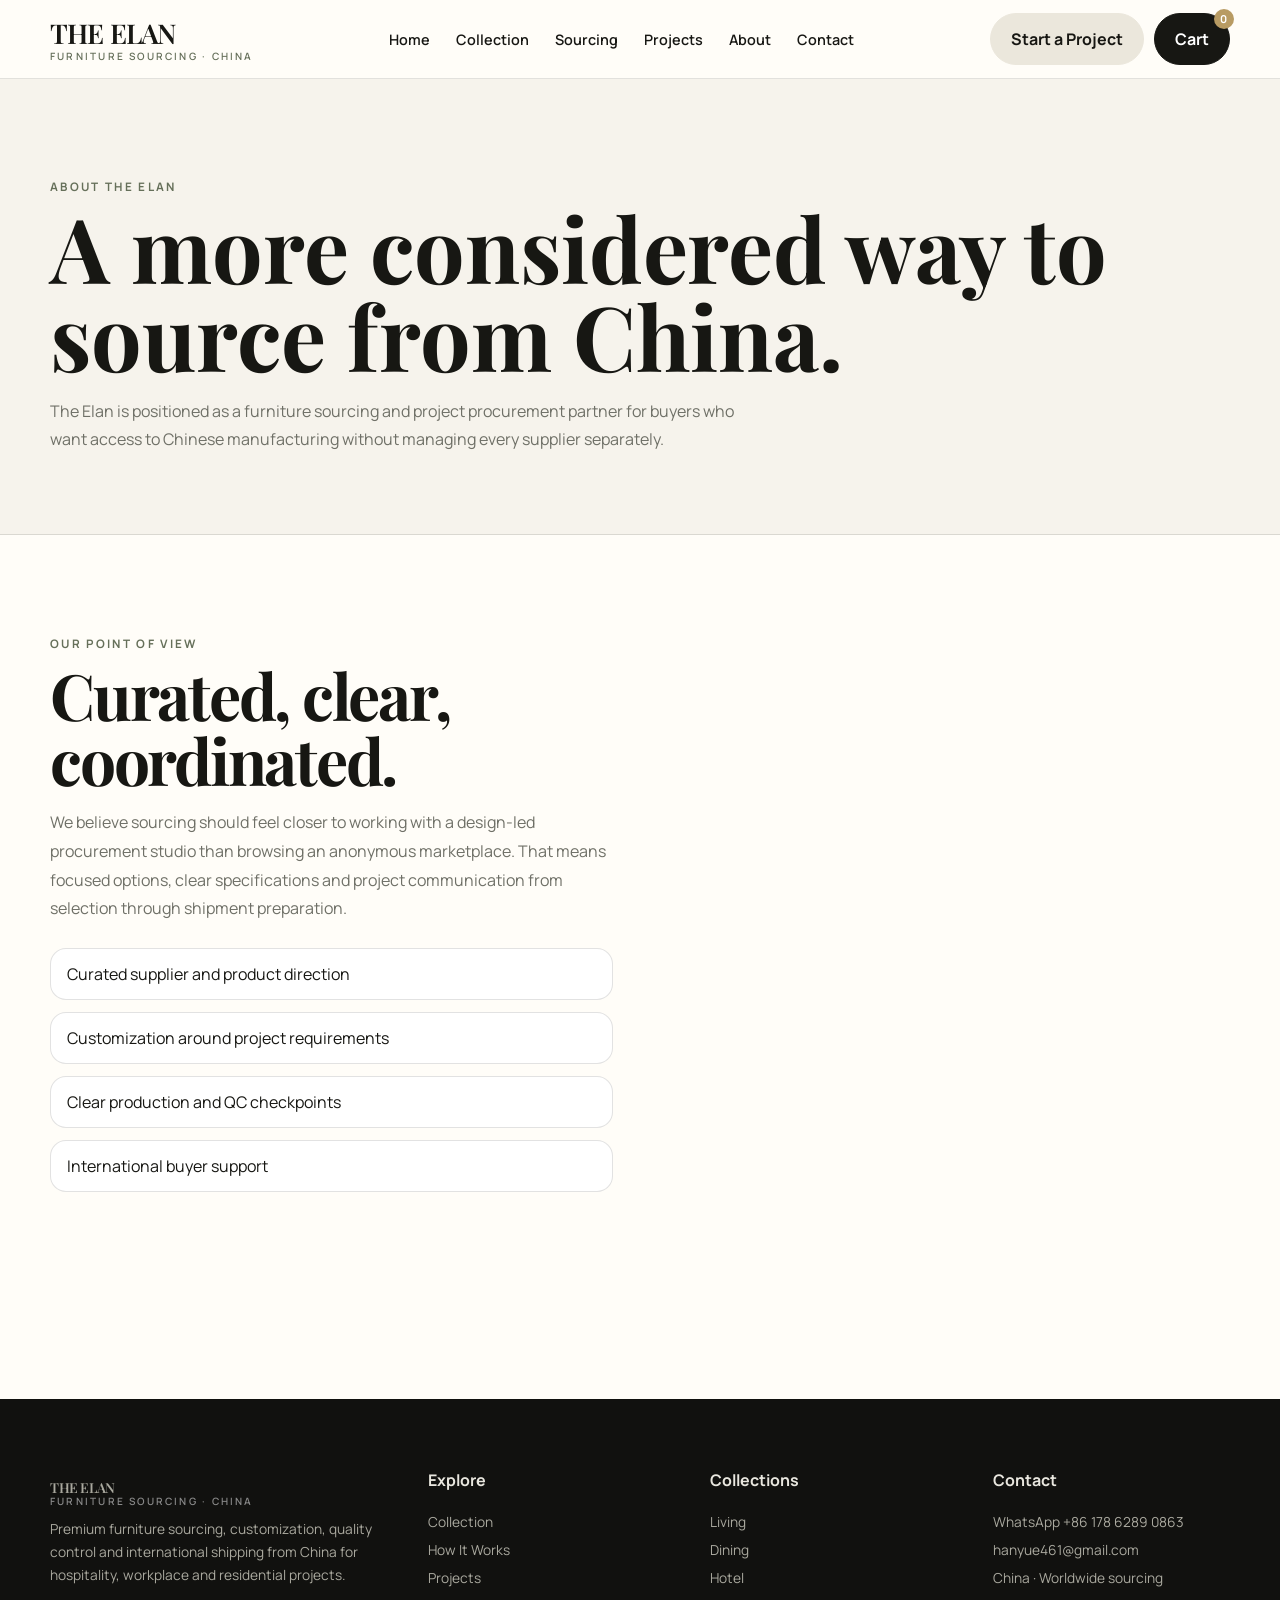
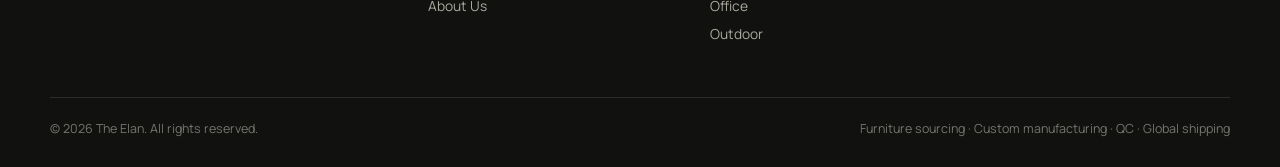
<file: about.html>
<!doctype html><html lang="en"><head><meta charset="utf-8"><meta name="viewport" content="width=device-width,initial-scale=1"><title>About | The Elan</title><link rel="stylesheet" href="styles.css"></head><body><div id="siteNav"></div><main><section class="page-hero"><div class="container"><div class="eyebrow">About The Elan</div><h1>A more considered way to source from China.</h1><p>The Elan is positioned as a furniture sourcing and project procurement partner for buyers who want access to Chinese manufacturing without managing every supplier separately.</p></div></section><section class="section"><div class="container split"><div class="reveal"><div class="eyebrow">Our point of view</div><h2 class="display" style="font-size:clamp(2.8rem,5vw,5rem)">Curated, clear, coordinated.</h2><p style="color:var(--muted);line-height:1.8">We believe sourcing should feel closer to working with a design-led procurement studio than browsing an anonymous marketplace. That means focused options, clear specifications and project communication from selection through shipment preparation.</p><div class="checklist"><div class="check">Curated supplier and product direction</div><div class="check">Customization around project requirements</div><div class="check">Clear production and QC checkpoints</div><div class="check">International buyer support</div></div></div><div class="split-media reveal" style="background-image:url('https://images.unsplash.com/photo-1616486338812-3dadae4b4ace?auto=format&fit=crop&w=1200&q=85')"></div></div></section></main><div id="siteFooter"></div><script src="products.js"></script><script src="nav-footer.js"></script><script src="app.js"></script></body></html>
</file>
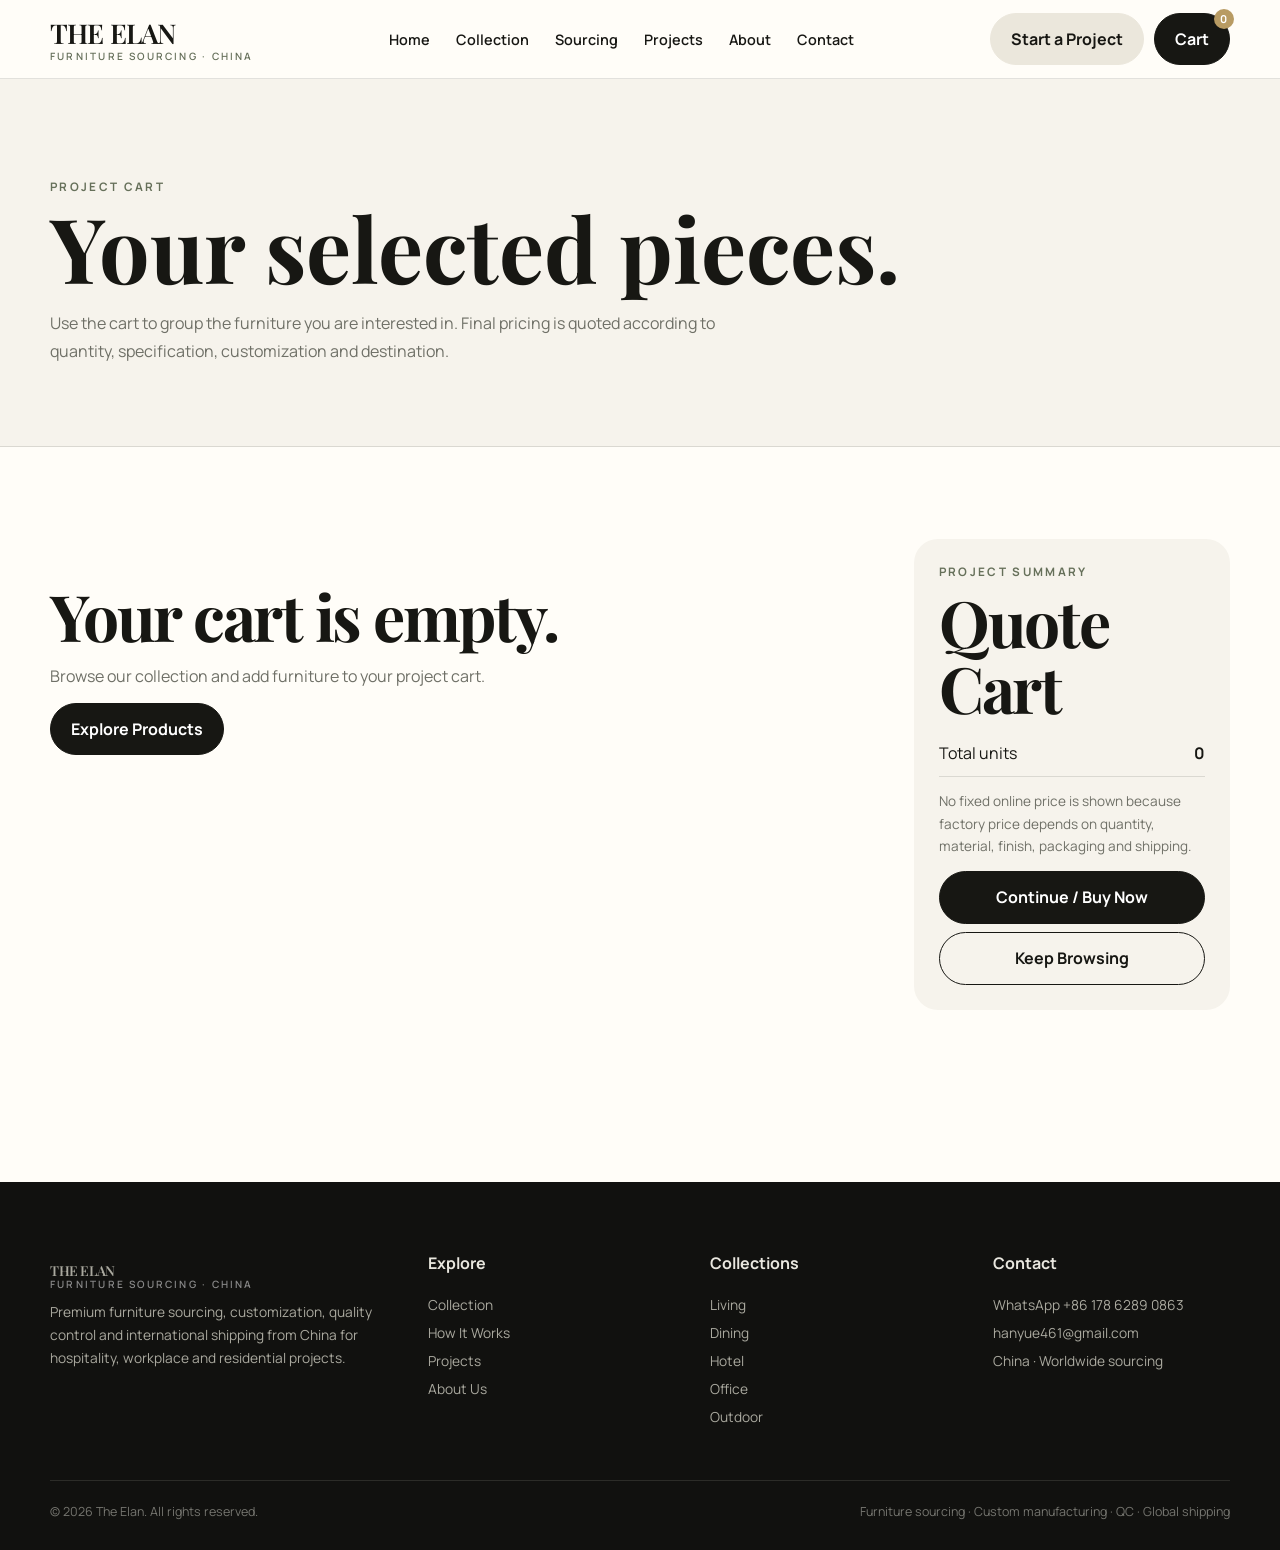
<file: cart.html>
<!doctype html><html lang="en"><head><meta charset="utf-8"><meta name="viewport" content="width=device-width,initial-scale=1"><title>Cart | The Elan</title><link rel="stylesheet" href="styles.css"></head><body><div id="siteNav"></div><main><section class="page-hero"><div class="container"><div class="eyebrow">Project cart</div><h1>Your selected pieces.</h1><p>Use the cart to group the furniture you are interested in. Final pricing is quoted according to quantity, specification, customization and destination.</p></div></section><section class="section"><div class="container cart-layout"><div id="cartItems"></div><aside class="summary"><div class="eyebrow">Project summary</div><h2 class="display">Quote Cart</h2><div class="summary-row"><span>Total units</span><b id="cartQty">0</b></div><p style="color:var(--muted);font-size:.85rem;line-height:1.65">No fixed online price is shown because factory price depends on quantity, material, finish, packaging and shipping.</p><a class="btn btn-dark" style="width:100%" href="checkout.html">Continue / Buy Now</a><a class="btn" style="width:100%;margin-top:8px" href="products.html">Keep Browsing</a></aside></div></section></main><div id="siteFooter"></div><script src="products.js"></script><script src="nav-footer.js"></script><script src="app.js"></script></body></html>
</file>
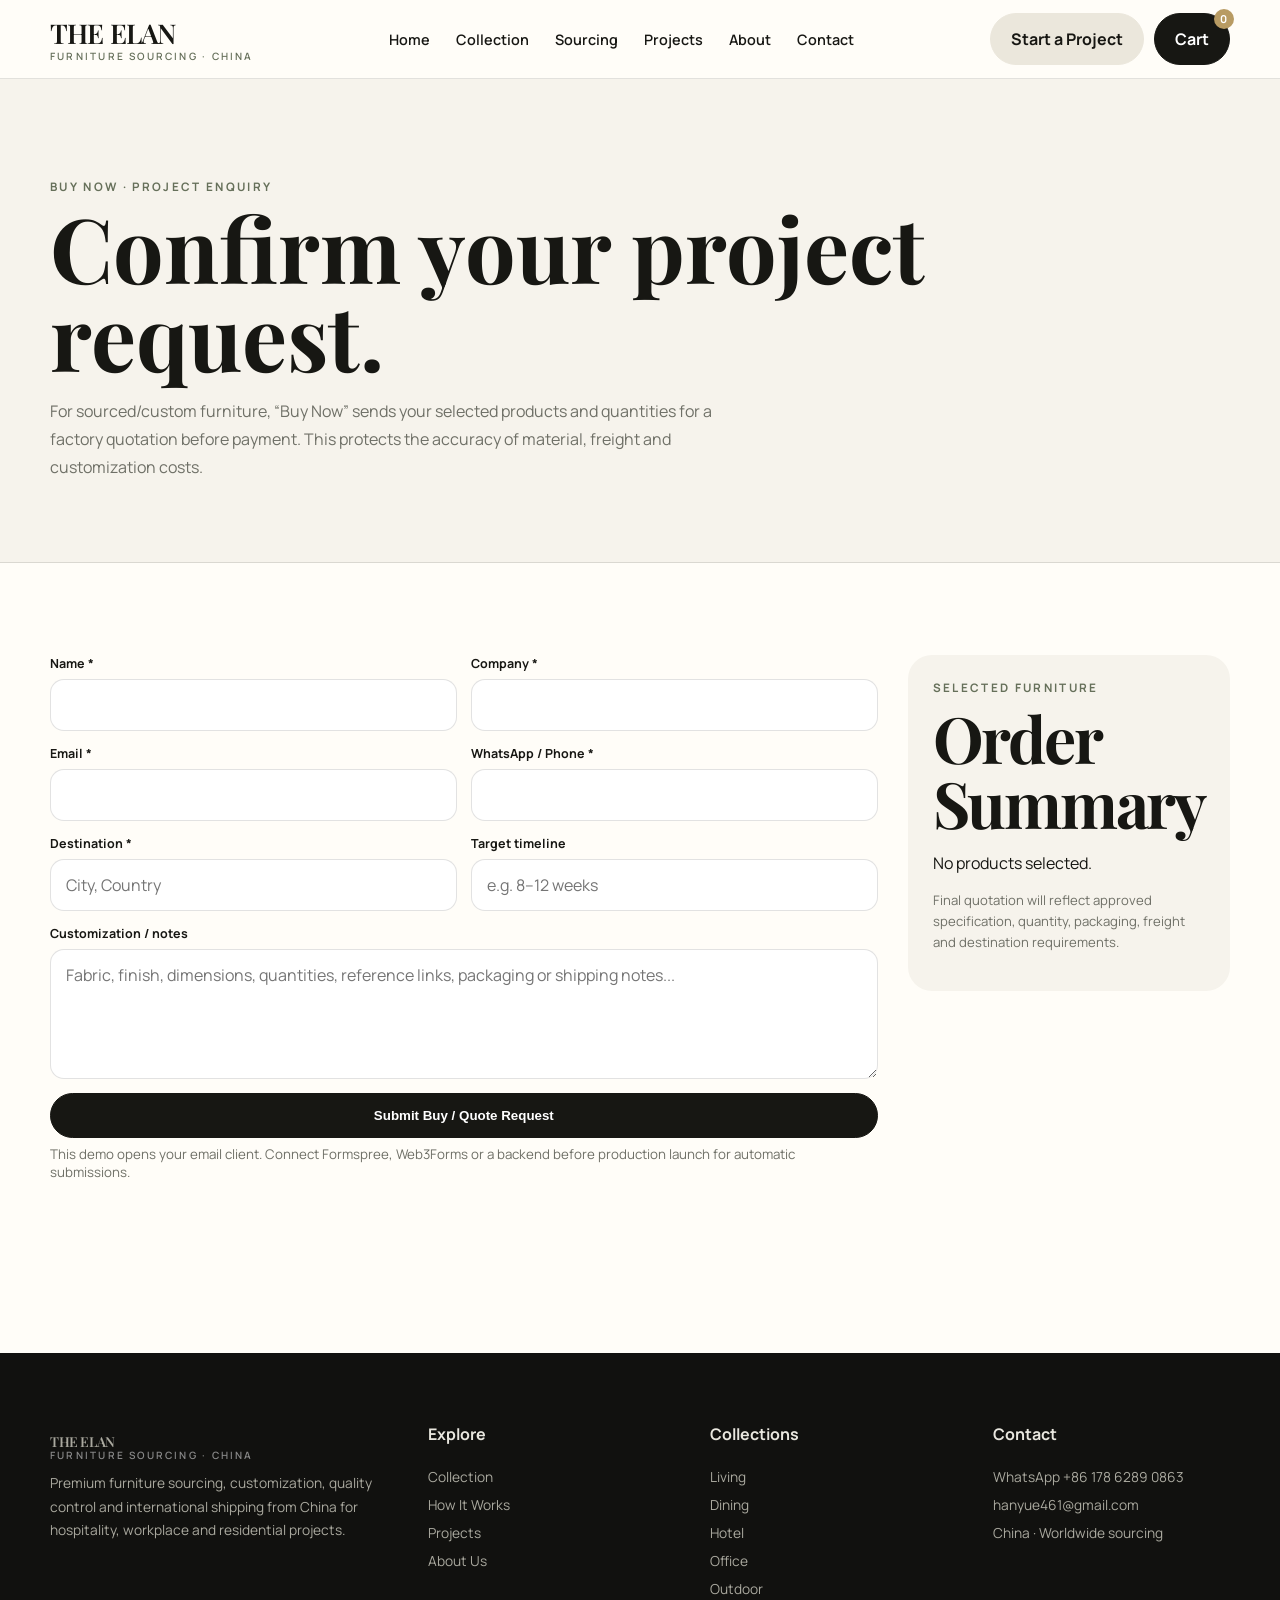
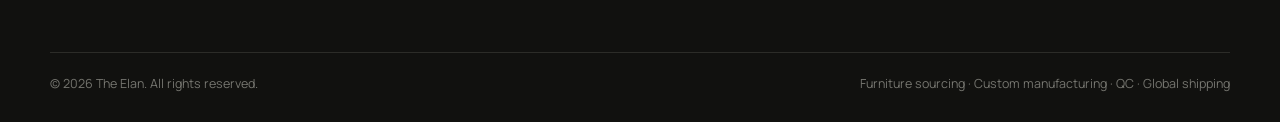
<file: checkout.html>
<!doctype html><html lang="en"><head><meta charset="utf-8"><meta name="viewport" content="width=device-width,initial-scale=1"><title>Buy Now / Request Quote | The Elan</title><link rel="stylesheet" href="styles.css"></head><body><div id="siteNav"></div><main><section class="page-hero"><div class="container"><div class="eyebrow">Buy now · project enquiry</div><h1>Confirm your project request.</h1><p>For sourced/custom furniture, “Buy Now” sends your selected products and quantities for a factory quotation before payment. This protects the accuracy of material, freight and customization costs.</p></div></section><section class="section"><div class="container cart-layout"><form id="checkoutForm" class="form-grid"><div class="field"><label>Name *</label><input name="Name" required></div><div class="field"><label>Company *</label><input name="Company" required></div><div class="field"><label>Email *</label><input name="Email" type="email" required></div><div class="field"><label>WhatsApp / Phone *</label><input name="Phone" required></div><div class="field"><label>Destination *</label><input name="Destination" placeholder="City, Country" required></div><div class="field"><label>Target timeline</label><input name="Timeline" placeholder="e.g. 8–12 weeks"></div><div class="field full"><label>Customization / notes</label><textarea name="Notes" placeholder="Fabric, finish, dimensions, quantities, reference links, packaging or shipping notes..."></textarea></div><div class="field full"><button class="btn btn-dark" type="submit">Submit Buy / Quote Request</button><small style="color:var(--muted)">This demo opens your email client. Connect Formspree, Web3Forms or a backend before production launch for automatic submissions.</small></div></form><aside class="summary"><div class="eyebrow">Selected furniture</div><h2 class="display">Order Summary</h2><div id="orderSummary"></div><p style="color:var(--muted);font-size:.82rem;line-height:1.6">Final quotation will reflect approved specification, quantity, packaging, freight and destination requirements.</p></aside></div></section></main><div id="siteFooter"></div><script src="products.js"></script><script src="nav-footer.js"></script><script src="app.js"></script></body></html>
</file>
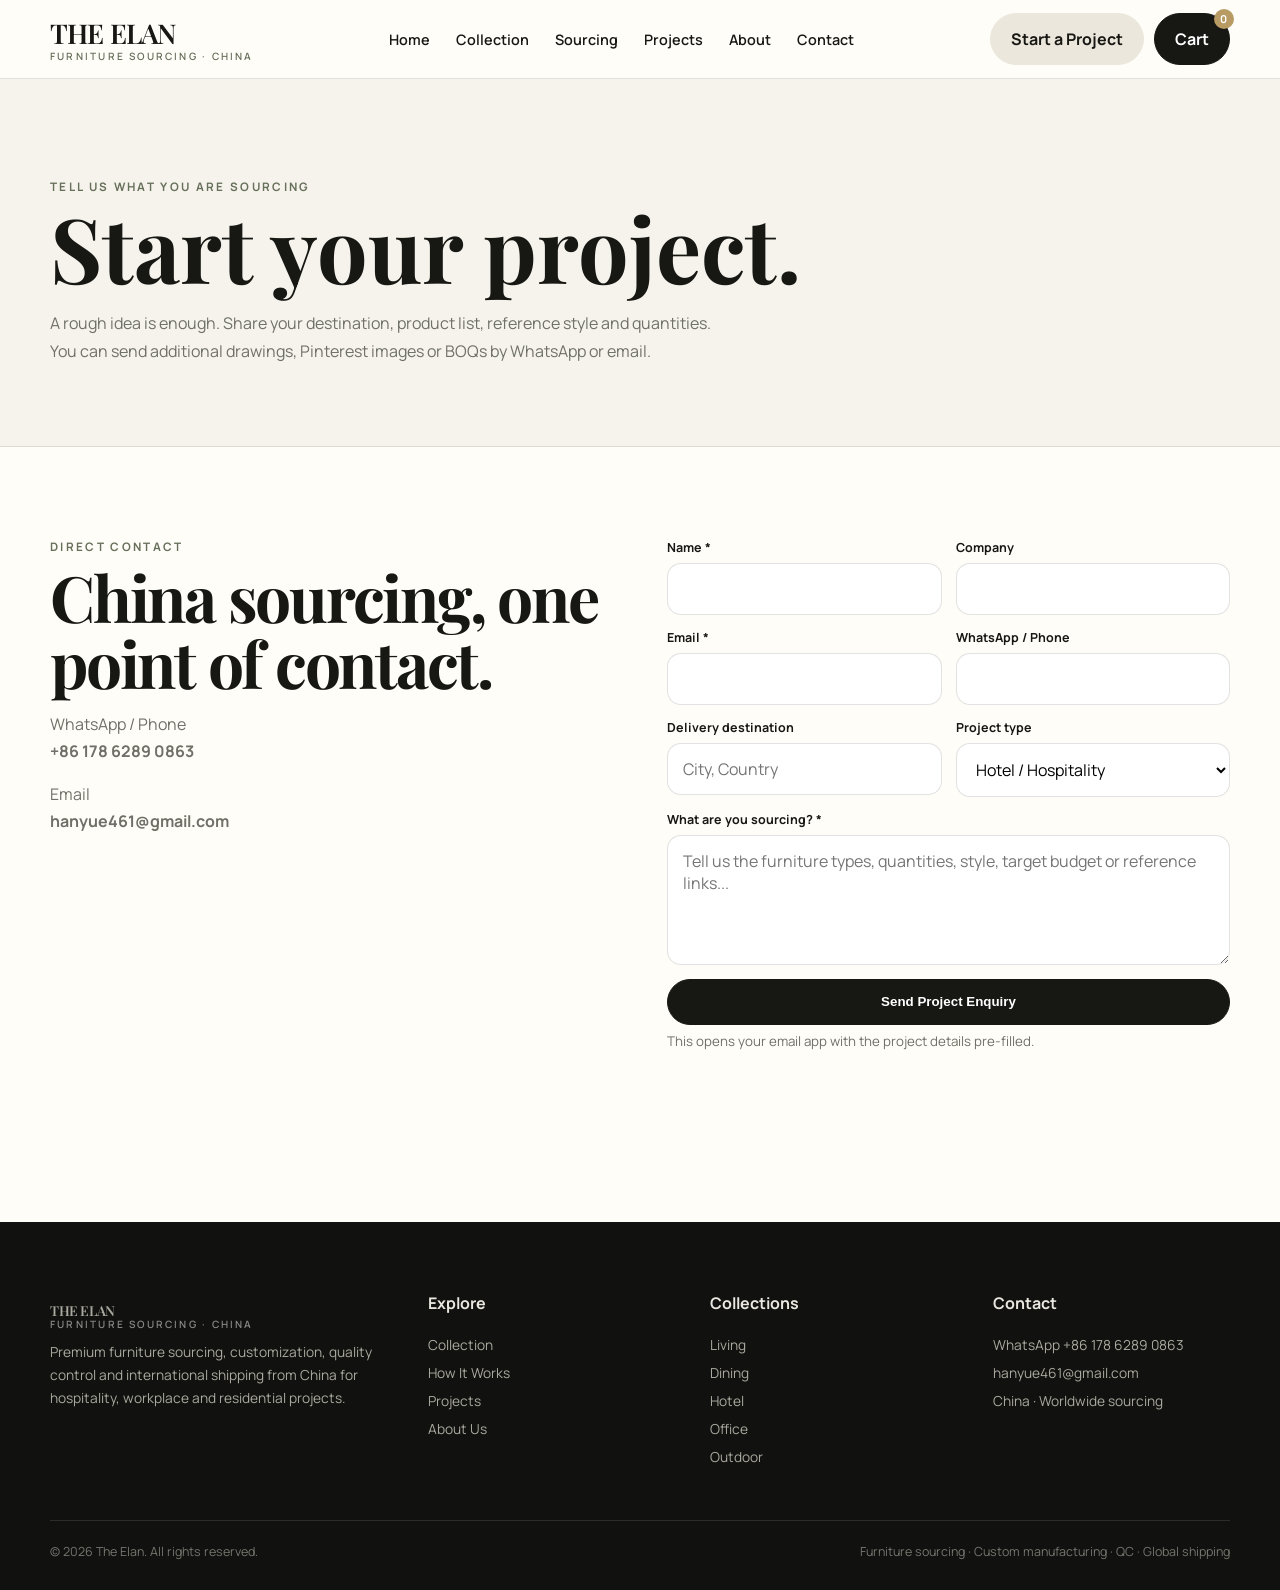
<file: contact.html>
<!doctype html><html lang="en"><head><meta charset="utf-8"><meta name="viewport" content="width=device-width,initial-scale=1"><title>Start a Project | The Elan</title><link rel="stylesheet" href="styles.css"></head><body><div id="siteNav"></div><main><section class="page-hero"><div class="container"><div class="eyebrow">Tell us what you are sourcing</div><h1>Start your project.</h1><p>A rough idea is enough. Share your destination, product list, reference style and quantities. You can send additional drawings, Pinterest images or BOQs by WhatsApp or email.</p></div></section><section class="section"><div class="container split" style="align-items:start"><div><div class="eyebrow">Direct contact</div><h2 class="display" style="font-size:clamp(2.8rem,5vw,4.8rem)">China sourcing, one point of contact.</h2><p style="color:var(--muted);line-height:1.7">WhatsApp / Phone<br><a href="https://wa.me/8617862890863"><b>+86 178 6289 0863</b></a></p><p style="color:var(--muted);line-height:1.7">Email<br><a href="mailto:hanyue461@gmail.com"><b>hanyue461@gmail.com</b></a></p></div><form id="contactForm" class="form-grid"><div class="field"><label>Name *</label><input name="Name" required></div><div class="field"><label>Company</label><input name="Company"></div><div class="field"><label>Email *</label><input name="Email" type="email" required></div><div class="field"><label>WhatsApp / Phone</label><input name="Phone"></div><div class="field"><label>Delivery destination</label><input name="Destination" placeholder="City, Country"></div><div class="field"><label>Project type</label><select name="Project Type"><option>Hotel / Hospitality</option><option>Restaurant / Café</option><option>Office / Workplace</option><option>Villa / Apartment</option><option>Retail / Resale</option><option>Other</option></select></div><div class="field full"><label>What are you sourcing? *</label><textarea id="message" name="Project Details" required placeholder="Tell us the furniture types, quantities, style, target budget or reference links..."></textarea></div><div class="field full"><button class="btn btn-dark" type="submit">Send Project Enquiry</button><small style="color:var(--muted)">This opens your email app with the project details pre-filled.</small></div></form></div></section></main><div id="siteFooter"></div><script src="products.js"></script><script src="nav-footer.js"></script><script src="app.js"></script></body></html>
</file>
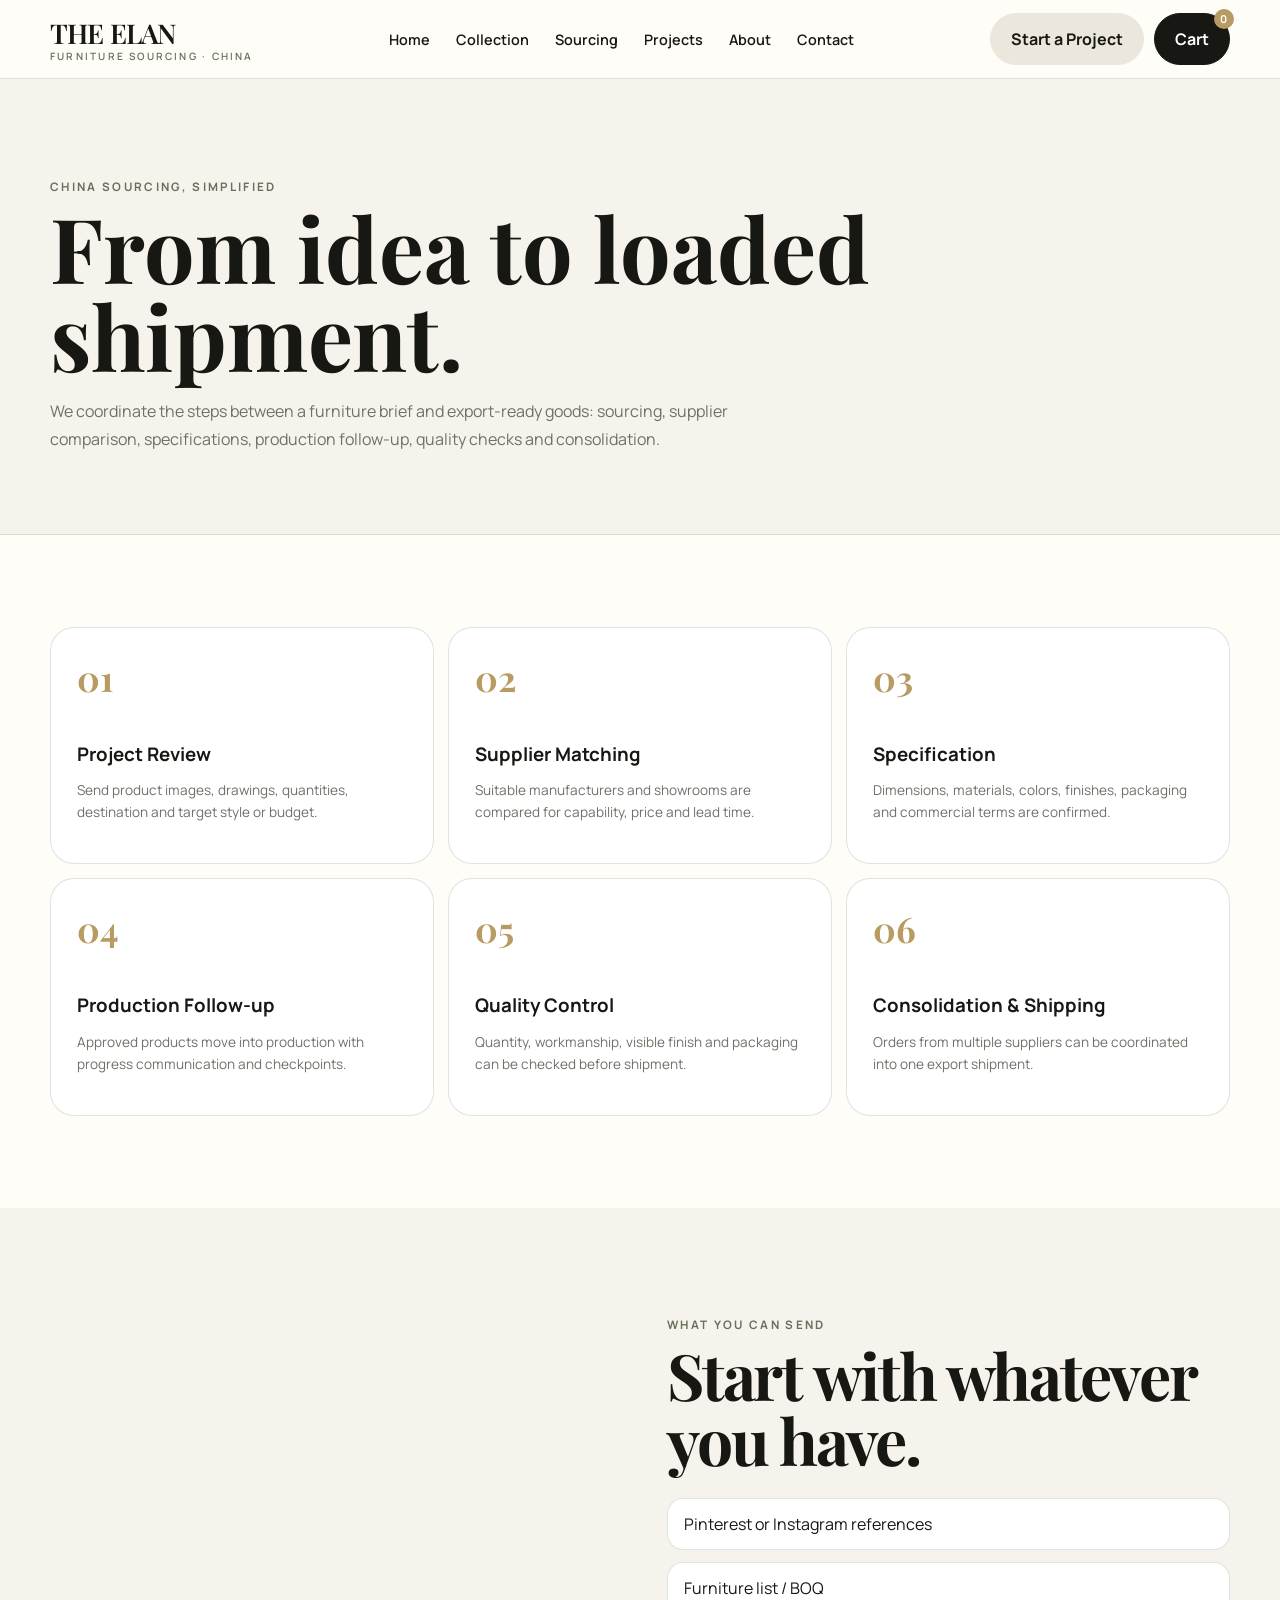
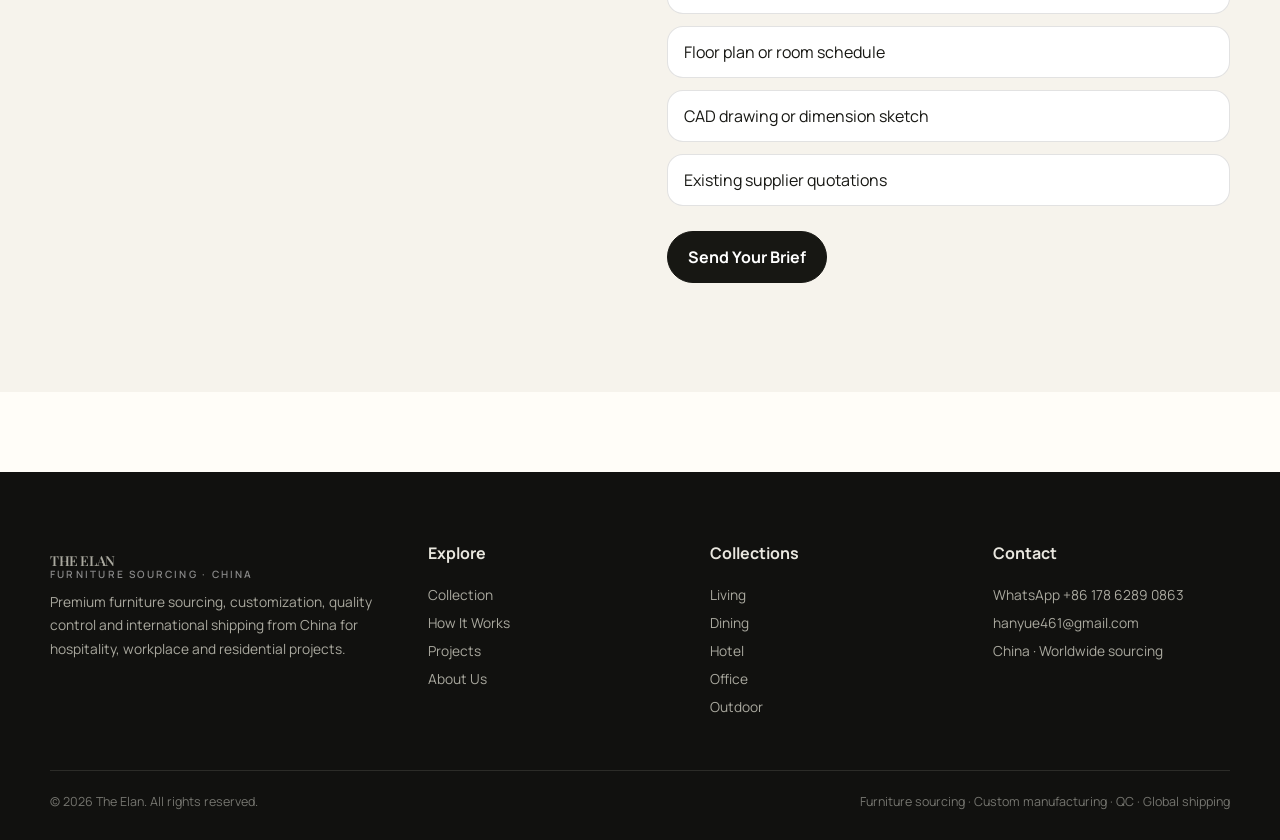
<file: sourcing.html>
<!doctype html><html lang="en"><head><meta charset="utf-8"><meta name="viewport" content="width=device-width,initial-scale=1"><title>Furniture Sourcing Process | The Elan</title><link rel="stylesheet" href="styles.css"></head><body><div id="siteNav"></div><main><section class="page-hero"><div class="container"><div class="eyebrow">China sourcing, simplified</div><h1>From idea to loaded shipment.</h1><p>We coordinate the steps between a furniture brief and export-ready goods: sourcing, supplier comparison, specifications, production follow-up, quality checks and consolidation.</p></div></section><section class="section"><div class="container"><div class="process" style="grid-template-columns:repeat(3,1fr)"><div class="step reveal"><b>01</b><h3>Project Review</h3><p>Send product images, drawings, quantities, destination and target style or budget.</p></div><div class="step reveal"><b>02</b><h3>Supplier Matching</h3><p>Suitable manufacturers and showrooms are compared for capability, price and lead time.</p></div><div class="step reveal"><b>03</b><h3>Specification</h3><p>Dimensions, materials, colors, finishes, packaging and commercial terms are confirmed.</p></div><div class="step reveal"><b>04</b><h3>Production Follow-up</h3><p>Approved products move into production with progress communication and checkpoints.</p></div><div class="step reveal"><b>05</b><h3>Quality Control</h3><p>Quantity, workmanship, visible finish and packaging can be checked before shipment.</p></div><div class="step reveal"><b>06</b><h3>Consolidation & Shipping</h3><p>Orders from multiple suppliers can be coordinated into one export shipment.</p></div></div></div></section><section class="section tint"><div class="container split"><div class="split-media reveal" style="background-image:url('https://images.unsplash.com/photo-1600566753190-17f0baa2a6c3?auto=format&fit=crop&w=1200&q=85')"></div><div class="reveal"><div class="eyebrow">What you can send</div><h2 class="display" style="font-size:clamp(2.8rem,5vw,5rem)">Start with whatever you have.</h2><div class="checklist"><div class="check">Pinterest or Instagram references</div><div class="check">Furniture list / BOQ</div><div class="check">Floor plan or room schedule</div><div class="check">CAD drawing or dimension sketch</div><div class="check">Existing supplier quotations</div></div><a class="btn btn-dark" href="contact.html">Send Your Brief</a></div></div></section></main><div id="siteFooter"></div><script src="products.js"></script><script src="nav-footer.js"></script><script src="app.js"></script></body></html>
</file>
<file: styles.css>
@import url('https://fonts.googleapis.com/css2?family=Manrope:wght@400;500;600;700&family=Playfair+Display:ital,wght@0,600;1,600&display=swap');

:root{
  --ink:#171713; --muted:#6f7067; --ivory:#f6f3ec; --paper:#fffdf8;
  --olive:#66705a; --sage:#a8b09b; --gold:#b89b63; --line:rgba(23,23,19,.12);
  --shadow:0 24px 70px rgba(31,29,22,.12); --radius:28px;
}
*{box-sizing:border-box} html{scroll-behavior:smooth} body{margin:0;font-family:Manrope,system-ui,sans-serif;background:var(--paper);color:var(--ink)}
a{color:inherit;text-decoration:none} img{display:block;width:100%}.container{width:min(1180px,calc(100% - 40px));margin:auto}
.eyebrow{font-size:.73rem;letter-spacing:.2em;text-transform:uppercase;color:var(--olive);font-weight:700}.display{font-family:"Playfair Display",serif;line-height:.98;letter-spacing:-.035em}
.btn{display:inline-flex;align-items:center;justify-content:center;gap:.6rem;padding:.9rem 1.25rem;border-radius:999px;border:1px solid var(--ink);font-weight:700;transition:.25s;cursor:pointer;background:transparent;color:var(--ink)}
.btn:hover{transform:translateY(-2px);box-shadow:0 10px 30px rgba(0,0,0,.1)}.btn-dark{background:var(--ink);color:white}.btn-soft{background:#ebe7dc;border-color:#ebe7dc}.btn-gold{background:var(--gold);border-color:var(--gold);color:#fff}
.nav{position:sticky;top:0;z-index:50;background:rgba(255,253,248,.86);backdrop-filter:blur(18px);border-bottom:1px solid var(--line)}.nav-inner{height:78px;display:flex;align-items:center;justify-content:space-between;gap:22px}.brand{font-family:"Playfair Display",serif;font-size:1.7rem;font-weight:600;letter-spacing:-.03em}.brand span{font-family:Manrope;font-size:.63rem;display:block;letter-spacing:.22em;text-transform:uppercase;color:var(--olive);margin-top:-2px}.links{display:flex;gap:26px;align-items:center;font-size:.9rem;font-weight:600}.links a:hover{color:var(--olive)}.actions{display:flex;gap:10px;align-items:center}.cart-pill{position:relative}.cart-count{position:absolute;right:-5px;top:-5px;background:var(--gold);color:#fff;width:20px;height:20px;border-radius:50%;font-size:.68rem;display:grid;place-items:center}.menu{display:none;border:0;background:none;font-size:1.5rem}
.hero{min-height:760px;display:grid;grid-template-columns:1.04fr .96fr;gap:22px;padding:28px 0 70px}.hero-copy{padding:74px 5vw 74px max(20px,calc((100vw - 1180px)/2));display:flex;flex-direction:column;justify-content:center}.hero h1{font-size:clamp(3.5rem,7vw,7.5rem);margin:.7rem 0 1.2rem;max-width:780px}.hero p{font-size:1.08rem;line-height:1.75;color:var(--muted);max-width:630px}.hero-media{border-radius:0 0 0 46px;min-height:690px;background:linear-gradient(180deg,transparent,rgba(0,0,0,.32)),url('https://images.unsplash.com/photo-1600566753190-17f0baa2a6c3?auto=format&fit=crop&w=1400&q=85') center/cover;position:relative;overflow:hidden}.hero-card{position:absolute;left:24px;bottom:24px;background:rgba(255,255,255,.86);backdrop-filter:blur(16px);padding:18px 20px;border-radius:22px;max-width:290px;box-shadow:var(--shadow)}.hero-card strong{display:block;font-family:"Playfair Display";font-size:1.25rem}.hero-card span{font-size:.82rem;color:var(--muted)}
.stats{display:grid;grid-template-columns:repeat(4,1fr);border-top:1px solid var(--line);border-bottom:1px solid var(--line);margin-bottom:80px}.stat{padding:34px 20px;text-align:center;border-right:1px solid var(--line)}.stat:last-child{border-right:0}.stat b{font-family:"Playfair Display";font-size:2.15rem}.stat span{display:block;color:var(--muted);font-size:.82rem;margin-top:4px}
.section{padding:92px 0}.section-head{display:flex;align-items:end;justify-content:space-between;gap:30px;margin-bottom:38px}.section h2{font-family:"Playfair Display";font-size:clamp(2.4rem,5vw,4.7rem);line-height:1.02;margin:.6rem 0}.section-head p{max-width:510px;color:var(--muted);line-height:1.7}.tint{background:var(--ivory)}
.category-grid{display:grid;grid-template-columns:repeat(3,1fr);gap:18px}.category{height:420px;border-radius:var(--radius);position:relative;overflow:hidden;background:#ddd}.category img{height:100%;object-fit:cover;transition:.6s}.category:hover img{transform:scale(1.045)}.category::after{content:"";position:absolute;inset:0;background:linear-gradient(180deg,transparent 30%,rgba(0,0,0,.66))}.category-text{position:absolute;z-index:2;left:24px;right:24px;bottom:22px;color:#fff}.category-text h3{font-family:"Playfair Display";font-size:2rem;margin:0 0 6px}.category-text p{margin:0;opacity:.82;font-size:.86rem}
.product-toolbar{display:flex;align-items:center;justify-content:space-between;gap:20px;margin-bottom:26px;flex-wrap:wrap}.filters{display:flex;gap:8px;flex-wrap:wrap}.filter{border:1px solid var(--line);background:transparent;border-radius:999px;padding:.72rem 1rem;font-weight:600;cursor:pointer}.filter.active,.filter:hover{background:var(--ink);color:white}.search{padding:.8rem 1rem;border:1px solid var(--line);border-radius:999px;background:white;min-width:260px}.products-grid{display:grid;grid-template-columns:repeat(3,1fr);gap:22px}.product-card{border:1px solid var(--line);border-radius:25px;overflow:hidden;background:white;transition:.3s}.product-card:hover{transform:translateY(-6px);box-shadow:var(--shadow)}.product-image{aspect-ratio:1.18/1;position:relative;overflow:hidden;background:#eee}.product-image img{height:100%;object-fit:cover;transition:.55s}.product-card:hover img{transform:scale(1.04)}.tag{position:absolute;top:14px;left:14px;background:rgba(255,255,255,.88);padding:.45rem .72rem;border-radius:999px;font-size:.68rem;font-weight:700;text-transform:uppercase;letter-spacing:.08em}.product-body{padding:18px}.product-body h3{font-family:"Playfair Display";font-size:1.45rem;margin:2px 0 7px}.product-body p{color:var(--muted);font-size:.85rem;line-height:1.55;min-height:42px}.product-meta{display:flex;justify-content:space-between;font-size:.75rem;color:var(--muted);margin:15px 0}.product-buttons{display:grid;grid-template-columns:1fr 1fr;gap:8px}.product-buttons .btn{font-size:.78rem;padding:.75rem .7rem}
.process{display:grid;grid-template-columns:repeat(4,1fr);gap:14px}.step{padding:26px;border-radius:24px;background:white;border:1px solid var(--line);min-height:220px}.step b{font-family:"Playfair Display";font-size:2.2rem;color:var(--gold)}.step h3{margin:40px 0 8px}.step p{color:var(--muted);line-height:1.6;font-size:.85rem}
.split{display:grid;grid-template-columns:1fr 1fr;gap:54px;align-items:center}.split-media{min-height:600px;border-radius:var(--radius);background:url('https://images.unsplash.com/photo-1600210492486-724fe5c67fb0?auto=format&fit=crop&w=1200&q=85') center/cover}.checklist{display:grid;gap:12px;margin:25px 0}.check{padding:14px 16px;border-radius:16px;background:#fff;border:1px solid var(--line)}
.quote-banner{background:var(--ink);color:white;border-radius:36px;padding:58px;display:grid;grid-template-columns:1.3fr .7fr;gap:40px;align-items:center}.quote-banner h2{color:white;margin-top:0}.quote-banner p{color:#c8c8c0;line-height:1.7}.quote-banner .btn{border-color:white;color:white}.quote-banner .btn-gold{border-color:var(--gold)}
.form-grid{display:grid;grid-template-columns:1fr 1fr;gap:14px}.field{display:flex;flex-direction:column;gap:7px}.field.full{grid-column:1/-1}.field label{font-size:.78rem;font-weight:700}.field input,.field textarea,.field select{padding:14px 15px;border:1px solid var(--line);border-radius:14px;background:white;font:inherit}.field textarea{min-height:130px;resize:vertical}
.page-hero{padding:100px 0 65px;background:var(--ivory);border-bottom:1px solid var(--line)}.page-hero h1{font-family:"Playfair Display";font-size:clamp(3.2rem,7vw,6.6rem);line-height:.98;margin:8px 0 18px}.page-hero p{max-width:690px;color:var(--muted);line-height:1.75}
.cart-layout{display:grid;grid-template-columns:1.45fr .55fr;gap:30px}.cart-item{display:grid;grid-template-columns:110px 1fr auto;gap:18px;align-items:center;padding:18px 0;border-bottom:1px solid var(--line)}.cart-item img{height:100px;object-fit:cover;border-radius:16px}.qty{width:72px;padding:8px;border:1px solid var(--line);border-radius:10px}.summary{background:var(--ivory);padding:25px;border-radius:24px;height:max-content;position:sticky;top:105px}.summary-row{display:flex;justify-content:space-between;padding:12px 0;border-bottom:1px solid var(--line)}
footer{padding:70px 0 30px;background:#11110f;color:#e9e7df;margin-top:80px}.footer-grid{display:grid;grid-template-columns:1.4fr repeat(3,1fr);gap:45px}.footer-grid h4{margin-top:0}.footer-grid a,.footer-grid p{display:block;color:#aaa99f;margin:9px 0;font-size:.86rem}.footer-bottom{border-top:1px solid #2c2c28;margin-top:45px;padding-top:22px;color:#75756f;font-size:.78rem;display:flex;justify-content:space-between}
.reveal{opacity:0;transform:translateY(28px);transition:opacity .7s ease,transform .7s ease}.reveal.show{opacity:1;transform:none}
.toast{position:fixed;right:24px;bottom:24px;background:var(--ink);color:white;padding:14px 18px;border-radius:14px;z-index:100;opacity:0;transform:translateY(15px);pointer-events:none;transition:.25s}.toast.show{opacity:1;transform:none}
@media(max-width:900px){.links{display:none;position:absolute;top:78px;left:0;right:0;background:var(--paper);padding:22px 20px;flex-direction:column;border-bottom:1px solid var(--line)}.links.open{display:flex}.menu{display:block}.nav .btn-soft{display:none}.hero{grid-template-columns:1fr;padding-top:0}.hero-copy{padding:62px 20px}.hero-media{min-height:520px;border-radius:0}.stats{grid-template-columns:1fr 1fr}.stat:nth-child(2){border-right:0}.category-grid,.products-grid{grid-template-columns:1fr 1fr}.process{grid-template-columns:1fr 1fr}.split,.quote-banner,.cart-layout{grid-template-columns:1fr}.footer-grid{grid-template-columns:1fr 1fr}.summary{position:static}}
@media(max-width:620px){.container{width:min(100% - 26px,1180px)}.hero h1{font-size:3.4rem}.category-grid,.products-grid,.process,.form-grid,.footer-grid{grid-template-columns:1fr}.field.full{grid-column:auto}.category{height:350px}.quote-banner{padding:34px 24px}.section{padding:70px 0}.section-head{display:block}.cart-item{grid-template-columns:84px 1fr}.cart-item>div:last-child{grid-column:2}.footer-bottom{display:block}.actions .btn-dark{display:none}}
</file>
